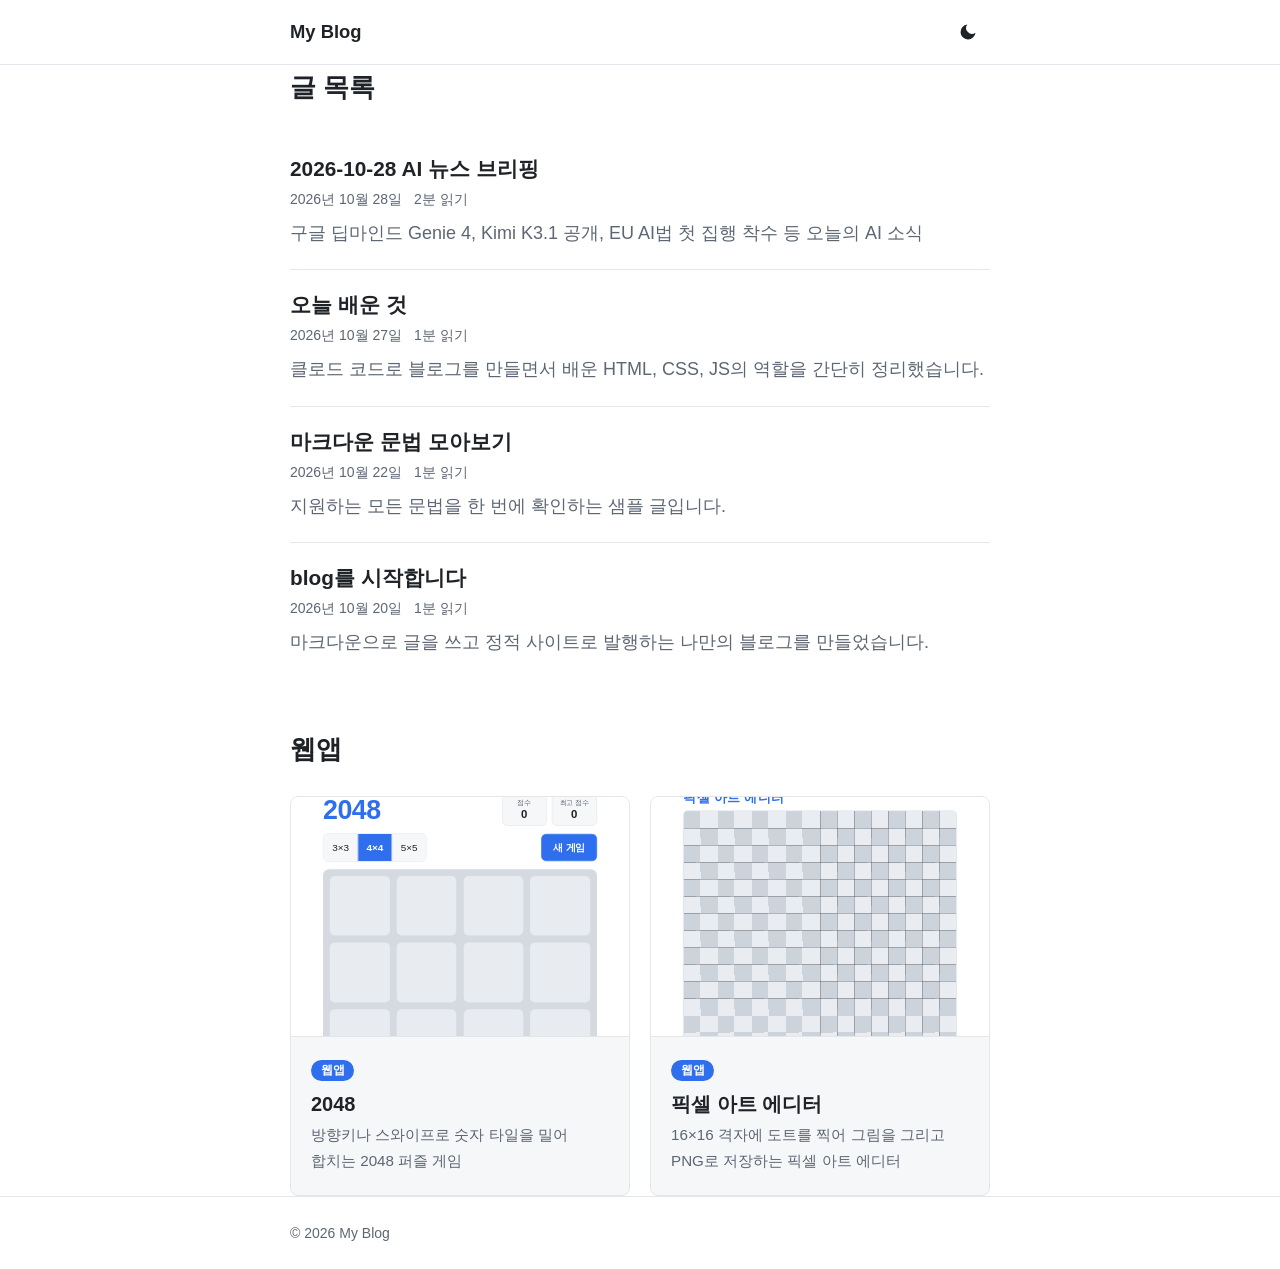
<file: index.html>
<!doctype html>
<html lang="ko">
<head>
  <meta charset="utf-8">
  <meta name="viewport" content="width=device-width, initial-scale=1">
  <title>My Blog</title>
  <meta name="description" content="My Blog 글 목록">
  <meta name="color-scheme" content="light dark">
  <script>
    // 첫 페인트 전에 테마를 적용해 깜빡임을 막는다
    try {
      var t = localStorage.getItem('theme');
      if (t === 'light' || t === 'dark') document.documentElement.setAttribute('data-theme', t);
    } catch (e) {}
  </script>
  <link rel="stylesheet" href="./css/style.css">
</head>
<body>
  <a class="skip-link" href="#main">본문으로 건너뛰기</a>
  <header class="site-header">
    <div class="container header-inner">
      <a class="site-title" href="./index.html">My Blog</a>
      <button id="theme-toggle" class="theme-toggle" type="button" aria-label="다크모드 전환">
        <svg class="icon-moon" viewBox="0 0 24 24" width="20" height="20" aria-hidden="true"><path fill="currentColor" d="M21 12.8A9 9 0 1 1 11.2 3a7 7 0 0 0 9.8 9.8z"/></svg>
        <svg class="icon-sun" viewBox="0 0 24 24" width="20" height="20" aria-hidden="true"><circle cx="12" cy="12" r="4.5" fill="currentColor"/><path stroke="currentColor" stroke-width="2" stroke-linecap="round" d="M12 1.5v3M12 19.5v3M1.5 12h3M19.5 12h3M4.6 4.6l2.1 2.1M17.3 17.3l2.1 2.1M4.6 19.4l2.1-2.1M17.3 6.7l2.1-2.1"/></svg>
      </button>
    </div>
  </header>
  <main id="main" class="container">
    <h1 class="page-title">글 목록</h1>
    <ul class="post-list">
      <li class="post-item">
        <h2><a href="posts/ai-news/index.html">2026-10-28 AI 뉴스 브리핑</a></h2>
        <div class="meta"><time datetime="2026-10-28">2026년 10월 28일</time><span>2분 읽기</span></div>
        <p>구글 딥마인드 Genie 4, Kimi K3.1 공개, EU AI법 첫 집행 착수 등 오늘의 AI 소식</p>
      </li>
      <li class="post-item">
        <h2><a href="posts/today-learned/index.html">오늘 배운 것</a></h2>
        <div class="meta"><time datetime="2026-10-27">2026년 10월 27일</time><span>1분 읽기</span></div>
        <p>클로드 코드로 블로그를 만들면서 배운 HTML, CSS, JS의 역할을 간단히 정리했습니다.</p>
      </li>
      <li class="post-item">
        <h2><a href="posts/markdown-showcase/index.html">마크다운 문법 모아보기</a></h2>
        <div class="meta"><time datetime="2026-10-22">2026년 10월 22일</time><span>1분 읽기</span></div>
        <p>지원하는 모든 문법을 한 번에 확인하는 샘플 글입니다.</p>
      </li>
      <li class="post-item">
        <h2><a href="posts/hello-blog/index.html">blog를 시작합니다</a></h2>
        <div class="meta"><time datetime="2026-10-20">2026년 10월 20일</time><span>1분 읽기</span></div>
        <p>마크다운으로 글을 쓰고 정적 사이트로 발행하는 나만의 블로그를 만들었습니다.</p>
      </li>
    </ul>
    <section class="apps">
      <h2 class="page-title">웹앱</h2>
      <ul class="app-grid">
        <li class="app-card">
          <a class="app-card-link" href="apps/2048/index.html">
            <div class="app-preview" aria-hidden="true" inert>
              <iframe src="apps/2048/index.html" title="" tabindex="-1" loading="lazy" scrolling="no"></iframe>
            </div>
            <div class="app-info">
              <span class="app-badge">웹앱</span>
              <h3>2048</h3>
              <p>방향키나 스와이프로 숫자 타일을 밀어 합치는 2048 퍼즐 게임</p>
            </div>
          </a>
        </li>
        <li class="app-card">
          <a class="app-card-link" href="apps/pixel-art/index.html">
            <div class="app-preview" aria-hidden="true" inert>
              <iframe src="apps/pixel-art/index.html" title="" tabindex="-1" loading="lazy" scrolling="no"></iframe>
            </div>
            <div class="app-info">
              <span class="app-badge">웹앱</span>
              <h3>픽셀 아트 에디터</h3>
              <p>16×16 격자에 도트를 찍어 그림을 그리고 PNG로 저장하는 픽셀 아트 에디터</p>
            </div>
          </a>
        </li>
      </ul>
    </section>
  </main>
  <footer class="site-footer">
    <div class="container">© 2026 My Blog</div>
  </footer>
  <script src="./js/theme.js"></script>
</body>
</html>
</file>
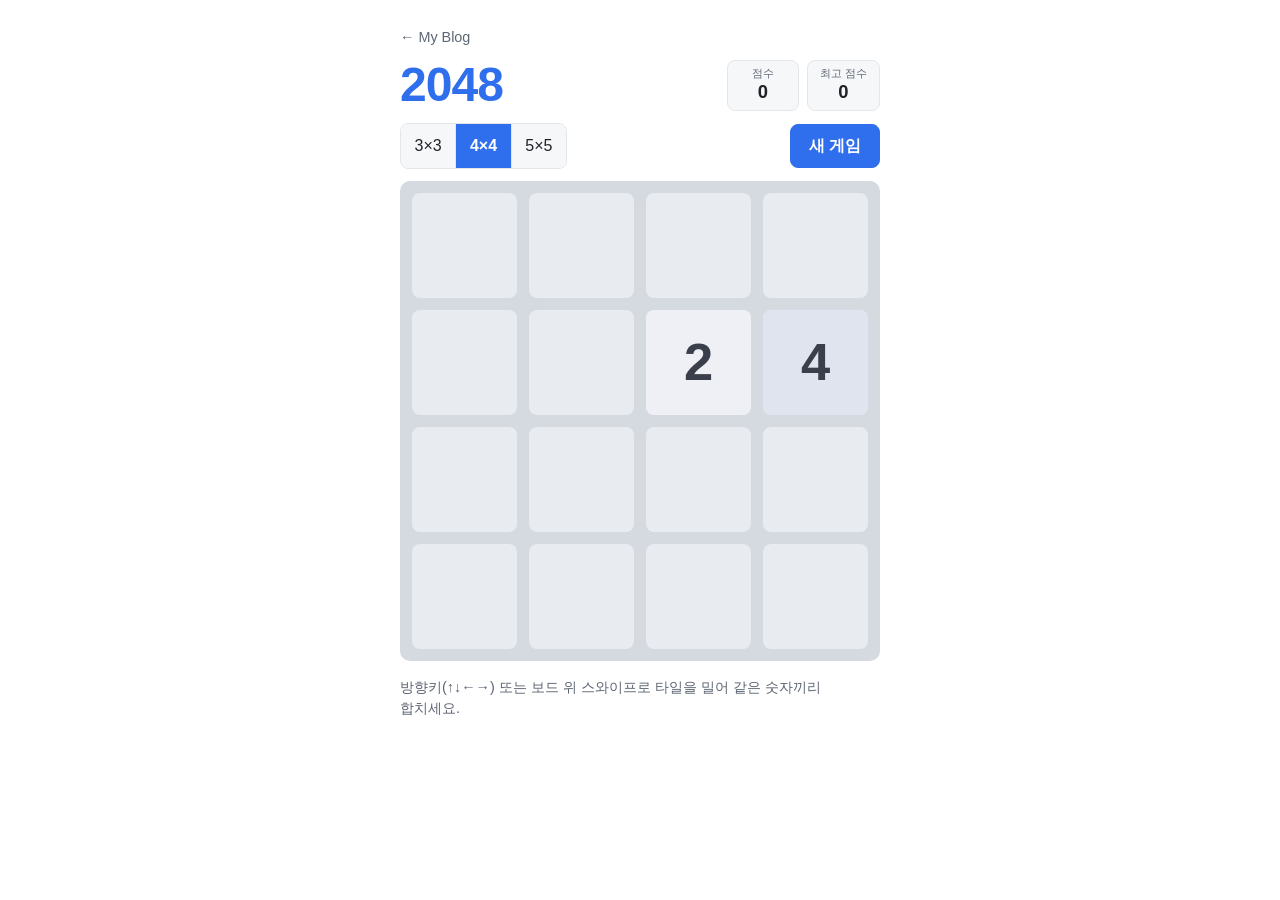
<file: apps/2048/index.html>
<!doctype html>
<html lang="ko">
<head>
  <meta charset="utf-8">
  <meta name="viewport" content="width=device-width, initial-scale=1">
  <title>2048</title>
  <meta name="description" content="방향키나 스와이프로 숫자 타일을 밀어 합치는 2048 퍼즐 게임">
  <script>
    (function () {
      try {
        var t = localStorage.getItem('theme');
        if (t === 'light' || t === 'dark') document.documentElement.setAttribute('data-theme', t);
      } catch (e) {}
    })();
  </script>
  <link rel="stylesheet" href="style.css">
</head>
<body>
  <main class="app">
    <a class="back-link" href="../../index.html">← My Blog</a>
    <header class="top">
      <h1 class="title">2048</h1>
      <div class="scores">
        <div class="score-box">
          <span class="score-label">점수</span>
          <span class="score-value" id="score" aria-live="polite" aria-atomic="true">0</span>
          <span class="score-gain" id="score-gain" aria-hidden="true"></span>
        </div>
        <div class="score-box">
          <span class="score-label">최고 점수</span>
          <span class="score-value" id="best">0</span>
        </div>
      </div>
    </header>

    <div class="controls">
      <div class="size-picker" role="group" aria-label="보드 크기">
        <button type="button" class="size-btn" data-size="3" aria-pressed="false">3×3</button>
        <button type="button" class="size-btn" data-size="4" aria-pressed="true">4×4</button>
        <button type="button" class="size-btn" data-size="5" aria-pressed="false">5×5</button>
      </div>
      <button type="button" class="btn btn-primary" id="new-game">새 게임</button>
    </div>

    <div class="board-wrap">
      <div class="board" id="board" role="group" aria-label="게임 보드" tabindex="-1">
        <div class="cells" id="cells" aria-hidden="true"></div>
        <div class="tiles" id="tiles"></div>
      </div>
      <div class="overlay" id="overlay" role="alertdialog" aria-modal="true" aria-labelledby="overlay-title" hidden>
        <div class="overlay-box">
          <p class="overlay-title" id="overlay-title"></p>
          <p class="overlay-desc" id="overlay-desc"></p>
          <div class="overlay-actions">
            <button type="button" class="btn btn-primary" id="overlay-primary"></button>
            <button type="button" class="btn" id="overlay-secondary" hidden></button>
          </div>
        </div>
      </div>
    </div>

    <p class="help" id="help">방향키(↑↓←→) 또는 보드 위 스와이프로 타일을 밀어 같은 숫자끼리 합치세요.</p>
  </main>
  <script type="module" src="app.js"></script>
</body>
</html>
</file>
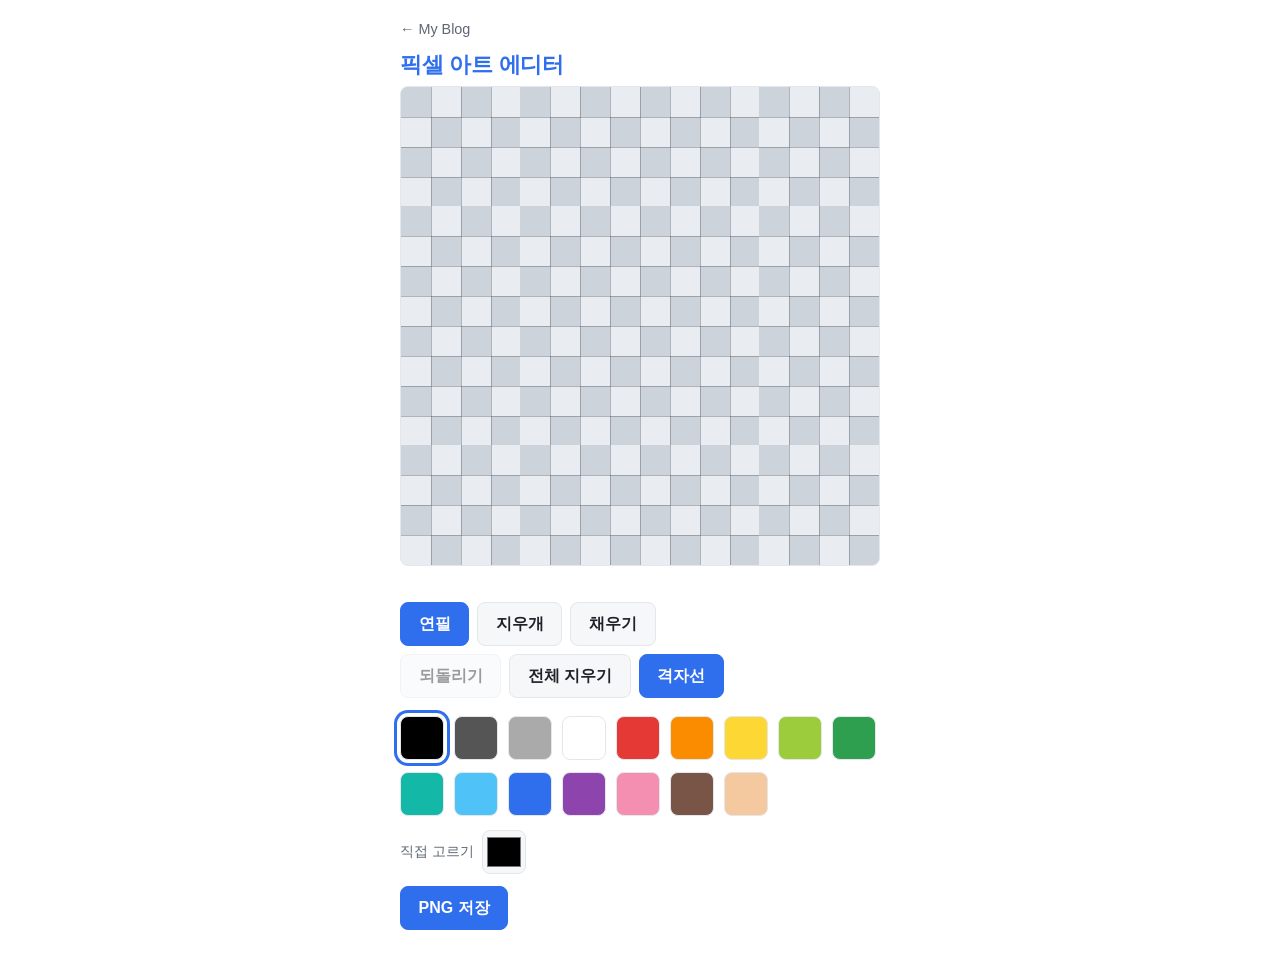
<file: apps/pixel-art/index.html>
<!doctype html>
<html lang="ko">
<head>
  <meta charset="utf-8">
  <meta name="viewport" content="width=device-width, initial-scale=1">
  <title>픽셀 아트 에디터</title>
  <meta name="description" content="16×16 격자에 도트를 찍어 그림을 그리고 PNG로 저장하는 픽셀 아트 에디터">
  <script>
    (function () {
      try {
        var t = localStorage.getItem('theme');
        if (t === 'light' || t === 'dark') document.documentElement.setAttribute('data-theme', t);
      } catch (e) {}
    })();
  </script>
  <link rel="stylesheet" href="style.css">
</head>
<body>
  <main class="app">
    <a class="back-link" href="../../index.html">← My Blog</a>
    <h1 class="title">픽셀 아트 에디터</h1>

    <canvas id="canvas" class="canvas" width="512" height="512" role="img" aria-label="16×16 픽셀 아트 캔버스 (마우스나 터치로 그리기)"></canvas>
    <p class="status" id="status" aria-live="polite"></p>

    <div class="toolbar" role="group" aria-label="도구">
      <button type="button" class="btn tool-btn" data-tool="pencil" aria-pressed="true" aria-label="연필">연필</button>
      <button type="button" class="btn tool-btn" data-tool="eraser" aria-pressed="false" aria-label="지우개">지우개</button>
      <button type="button" class="btn tool-btn" data-tool="fill" aria-pressed="false" aria-label="채우기">채우기</button>
    </div>

    <div class="toolbar" role="group" aria-label="편집">
      <button type="button" class="btn" id="undo" disabled>되돌리기</button>
      <button type="button" class="btn" id="clear">전체 지우기</button>
      <button type="button" class="btn" id="grid-toggle" aria-pressed="true">격자선</button>
    </div>

    <div class="palette-wrap">
      <div class="palette" id="palette" role="group" aria-label="색 팔레트"></div>
      <label class="custom-color">
        <span class="custom-label">직접 고르기</span>
        <input type="color" id="custom-color" value="#000000" aria-label="직접 색 고르기">
      </label>
    </div>

    <div class="save-row">
      <button type="button" class="btn btn-primary" id="save">PNG 저장</button>
    </div>
  </main>
  <script type="module" src="app.js"></script>
</body>
</html>
</file>
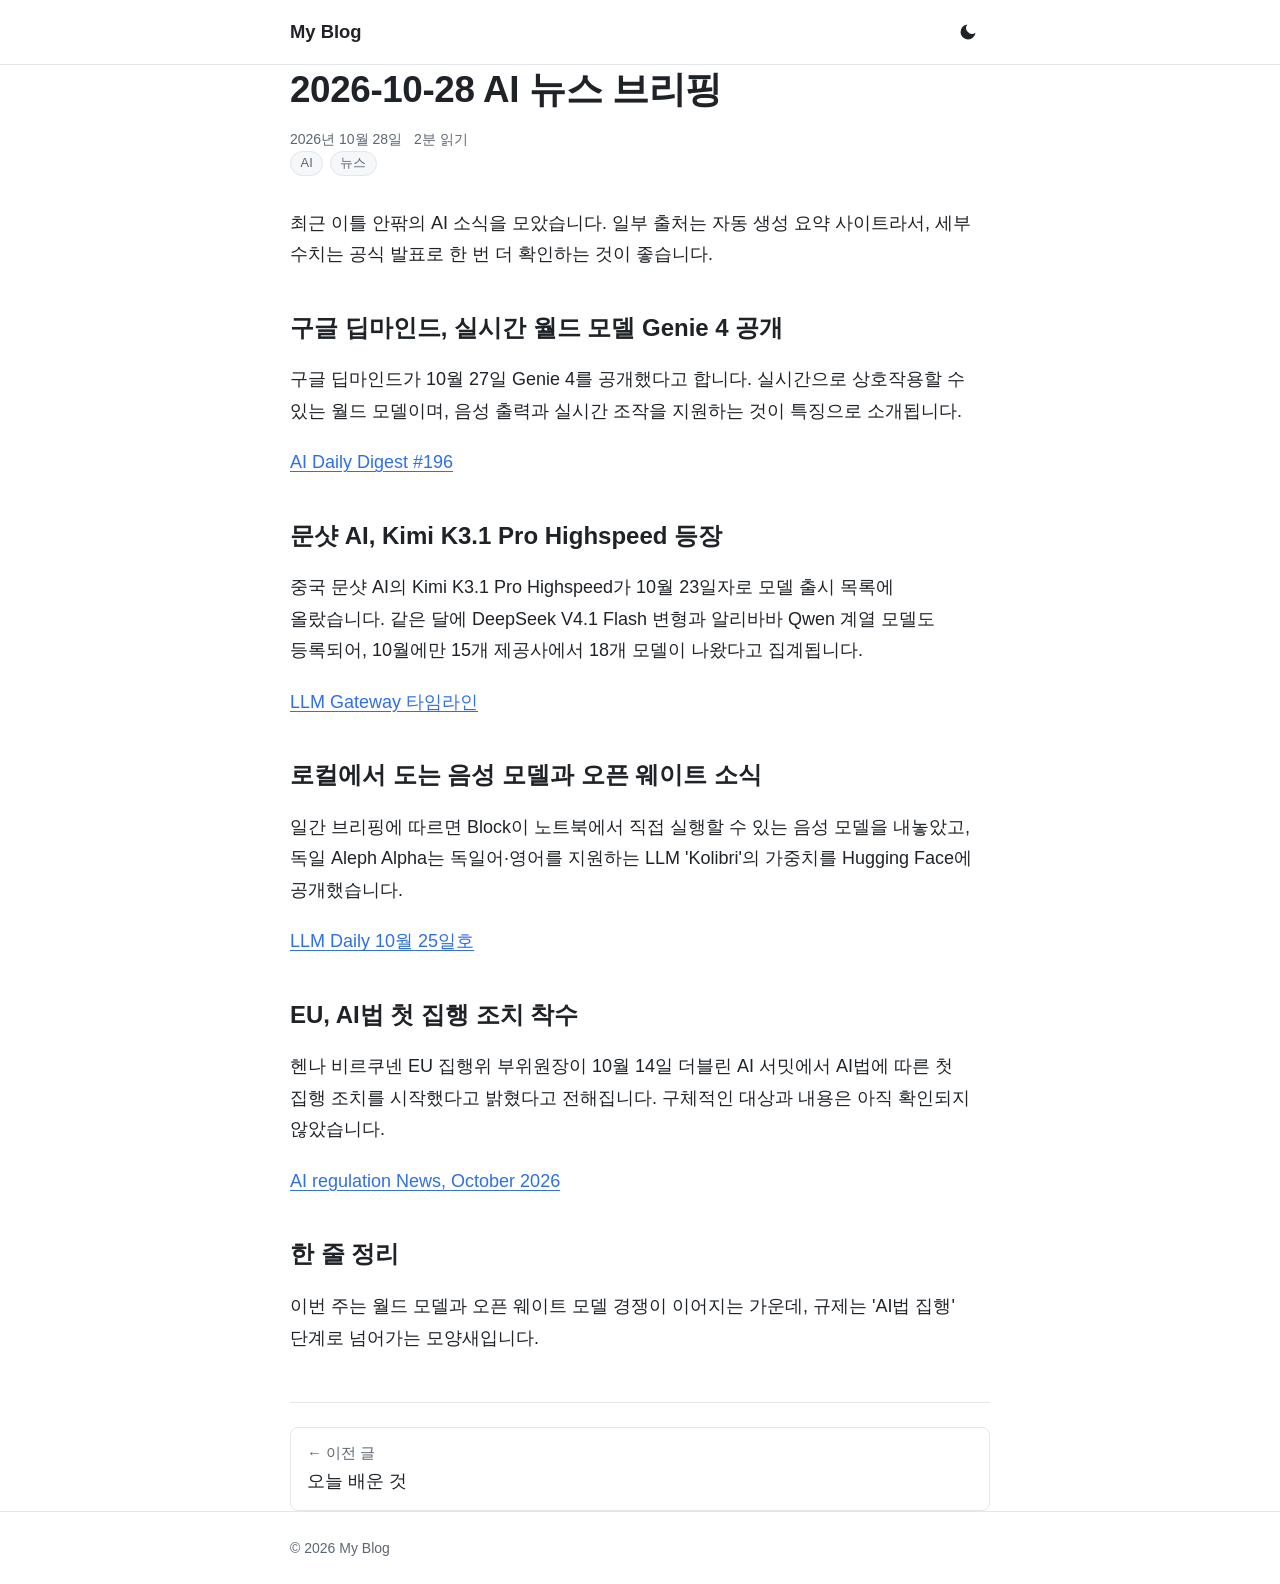
<file: posts/ai-news/index.html>
<!doctype html>
<html lang="ko">
<head>
  <meta charset="utf-8">
  <meta name="viewport" content="width=device-width, initial-scale=1">
  <title>2026-10-28 AI 뉴스 브리핑 · My Blog</title>
  <meta name="description" content="구글 딥마인드 Genie 4, Kimi K3.1 공개, EU AI법 첫 집행 착수 등 오늘의 AI 소식">
  <meta name="color-scheme" content="light dark">
  <script>
    // 첫 페인트 전에 테마를 적용해 깜빡임을 막는다
    try {
      var t = localStorage.getItem('theme');
      if (t === 'light' || t === 'dark') document.documentElement.setAttribute('data-theme', t);
    } catch (e) {}
  </script>
  <link rel="stylesheet" href="../../css/style.css">
</head>
<body>
  <a class="skip-link" href="#main">본문으로 건너뛰기</a>
  <header class="site-header">
    <div class="container header-inner">
      <a class="site-title" href="../../index.html">My Blog</a>
      <button id="theme-toggle" class="theme-toggle" type="button" aria-label="다크모드 전환">
        <svg class="icon-moon" viewBox="0 0 24 24" width="20" height="20" aria-hidden="true"><path fill="currentColor" d="M21 12.8A9 9 0 1 1 11.2 3a7 7 0 0 0 9.8 9.8z"/></svg>
        <svg class="icon-sun" viewBox="0 0 24 24" width="20" height="20" aria-hidden="true"><circle cx="12" cy="12" r="4.5" fill="currentColor"/><path stroke="currentColor" stroke-width="2" stroke-linecap="round" d="M12 1.5v3M12 19.5v3M1.5 12h3M19.5 12h3M4.6 4.6l2.1 2.1M17.3 17.3l2.1 2.1M4.6 19.4l2.1-2.1M17.3 6.7l2.1-2.1"/></svg>
      </button>
    </div>
  </header>
  <main id="main" class="container">
    <article>
      <header class="post-header">
        <h1 class="post-title">2026-10-28 AI 뉴스 브리핑</h1>
        <div class="meta"><time datetime="2026-10-28">2026년 10월 28일</time><span>2분 읽기</span></div>
        <ul class="tags"><li class="tag">AI</li><li class="tag">뉴스</li></ul>
      </header>
      <div class="prose">
<p>최근 이틀 안팎의 AI 소식을 모았습니다. 일부 출처는 자동 생성 요약 사이트라서, 세부 수치는 공식 발표로 한 번 더 확인하는 것이 좋습니다.</p>
<h2>구글 딥마인드, 실시간 월드 모델 Genie 4 공개</h2>
<p>구글 딥마인드가 10월 27일 Genie 4를 공개했다고 합니다. 실시간으로 상호작용할 수 있는 월드 모델이며, 음성 출력과 실시간 조작을 지원하는 것이 특징으로 소개됩니다.</p>
<p><a href="https://github.com/diclogic/ai-daily-digest/issues/196">AI Daily Digest #196</a></p>
<h2>문샷 AI, Kimi K3.1 Pro Highspeed 등장</h2>
<p>중국 문샷 AI의 Kimi K3.1 Pro Highspeed가 10월 23일자로 모델 출시 목록에 올랐습니다. 같은 달에 DeepSeek V4.1 Flash 변형과 알리바바 Qwen 계열 모델도 등록되어, 10월에만 15개 제공사에서 18개 모델이 나왔다고 집계됩니다.</p>
<p><a href="https://llmgateway.io/timeline">LLM Gateway 타임라인</a></p>
<h2>로컬에서 도는 음성 모델과 오픈 웨이트 소식</h2>
<p>일간 브리핑에 따르면 Block이 노트북에서 직접 실행할 수 있는 음성 모델을 내놓았고, 독일 Aleph Alpha는 독일어·영어를 지원하는 LLM 'Kolibri'의 가중치를 Hugging Face에 공개했습니다.</p>
<p><a href="https://buttondown.com/agent-k/archive/llm-daily-october-25-2026/">LLM Daily 10월 25일호</a></p>
<h2>EU, AI법 첫 집행 조치 착수</h2>
<p>헨나 비르쿠넨 EU 집행위 부위원장이 10월 14일 더블린 AI 서밋에서 AI법에 따른 첫 집행 조치를 시작했다고 밝혔다고 전해집니다. 구체적인 대상과 내용은 아직 확인되지 않았습니다.</p>
<p><a href="https://blog.mean.ceo/?p=11600">AI regulation News, October 2026</a></p>
<h2>한 줄 정리</h2>
<p>이번 주는 월드 모델과 오픈 웨이트 모델 경쟁이 이어지는 가운데, 규제는 'AI법 집행' 단계로 넘어가는 모양새입니다.</p>
      </div>
    </article>
    <nav class="post-nav" aria-label="이전·다음 글">
      <a class="prev" href="../today-learned/index.html"><small>← 이전 글</small>오늘 배운 것</a>
      
    </nav>
  </main>
  <footer class="site-footer">
    <div class="container">© 2026 My Blog</div>
  </footer>
  <script src="../../js/theme.js"></script>
</body>
</html>
</file>
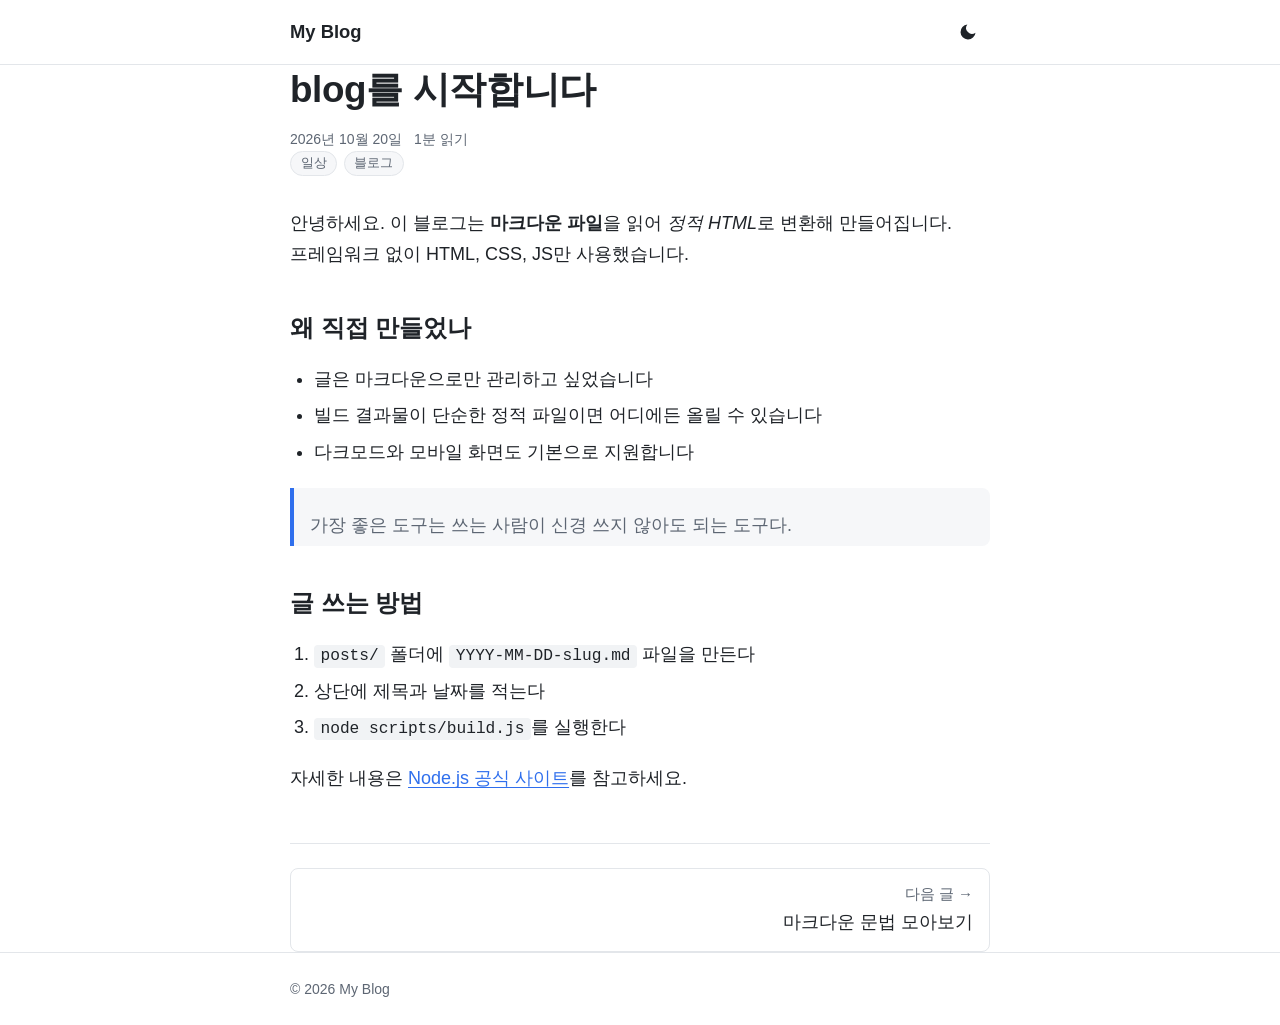
<file: posts/hello-blog/index.html>
<!doctype html>
<html lang="ko">
<head>
  <meta charset="utf-8">
  <meta name="viewport" content="width=device-width, initial-scale=1">
  <title>blog를 시작합니다 · My Blog</title>
  <meta name="description" content="마크다운으로 글을 쓰고 정적 사이트로 발행하는 나만의 블로그를 만들었습니다.">
  <meta name="color-scheme" content="light dark">
  <script>
    // 첫 페인트 전에 테마를 적용해 깜빡임을 막는다
    try {
      var t = localStorage.getItem('theme');
      if (t === 'light' || t === 'dark') document.documentElement.setAttribute('data-theme', t);
    } catch (e) {}
  </script>
  <link rel="stylesheet" href="../../css/style.css">
</head>
<body>
  <a class="skip-link" href="#main">본문으로 건너뛰기</a>
  <header class="site-header">
    <div class="container header-inner">
      <a class="site-title" href="../../index.html">My Blog</a>
      <button id="theme-toggle" class="theme-toggle" type="button" aria-label="다크모드 전환">
        <svg class="icon-moon" viewBox="0 0 24 24" width="20" height="20" aria-hidden="true"><path fill="currentColor" d="M21 12.8A9 9 0 1 1 11.2 3a7 7 0 0 0 9.8 9.8z"/></svg>
        <svg class="icon-sun" viewBox="0 0 24 24" width="20" height="20" aria-hidden="true"><circle cx="12" cy="12" r="4.5" fill="currentColor"/><path stroke="currentColor" stroke-width="2" stroke-linecap="round" d="M12 1.5v3M12 19.5v3M1.5 12h3M19.5 12h3M4.6 4.6l2.1 2.1M17.3 17.3l2.1 2.1M4.6 19.4l2.1-2.1M17.3 6.7l2.1-2.1"/></svg>
      </button>
    </div>
  </header>
  <main id="main" class="container">
    <article>
      <header class="post-header">
        <h1 class="post-title">blog를 시작합니다</h1>
        <div class="meta"><time datetime="2026-10-20">2026년 10월 20일</time><span>1분 읽기</span></div>
        <ul class="tags"><li class="tag">일상</li><li class="tag">블로그</li></ul>
      </header>
      <div class="prose">
<p>안녕하세요. 이 블로그는 <strong>마크다운 파일</strong>을 읽어 <em>정적 HTML</em>로 변환해 만들어집니다. 프레임워크 없이 HTML, CSS, JS만 사용했습니다.</p>
<h2>왜 직접 만들었나</h2>
<ul><li>글은 마크다운으로만 관리하고 싶었습니다</li><li>빌드 결과물이 단순한 정적 파일이면 어디에든 올릴 수 있습니다</li><li>다크모드와 모바일 화면도 기본으로 지원합니다</li></ul>
<blockquote><p>가장 좋은 도구는 쓰는 사람이 신경 쓰지 않아도 되는 도구다.</p></blockquote>
<h2>글 쓰는 방법</h2>
<ol><li><code>posts/</code> 폴더에 <code>YYYY-MM-DD-slug.md</code> 파일을 만든다</li><li>상단에 제목과 날짜를 적는다</li><li><code>node scripts/build.js</code>를 실행한다</li></ol>
<p>자세한 내용은 <a href="https://nodejs.org">Node.js 공식 사이트</a>를 참고하세요.</p>
      </div>
    </article>
    <nav class="post-nav" aria-label="이전·다음 글">
      
      <a class="next" href="../markdown-showcase/index.html"><small>다음 글 →</small>마크다운 문법 모아보기</a>
    </nav>
  </main>
  <footer class="site-footer">
    <div class="container">© 2026 My Blog</div>
  </footer>
  <script src="../../js/theme.js"></script>
</body>
</html>
</file>
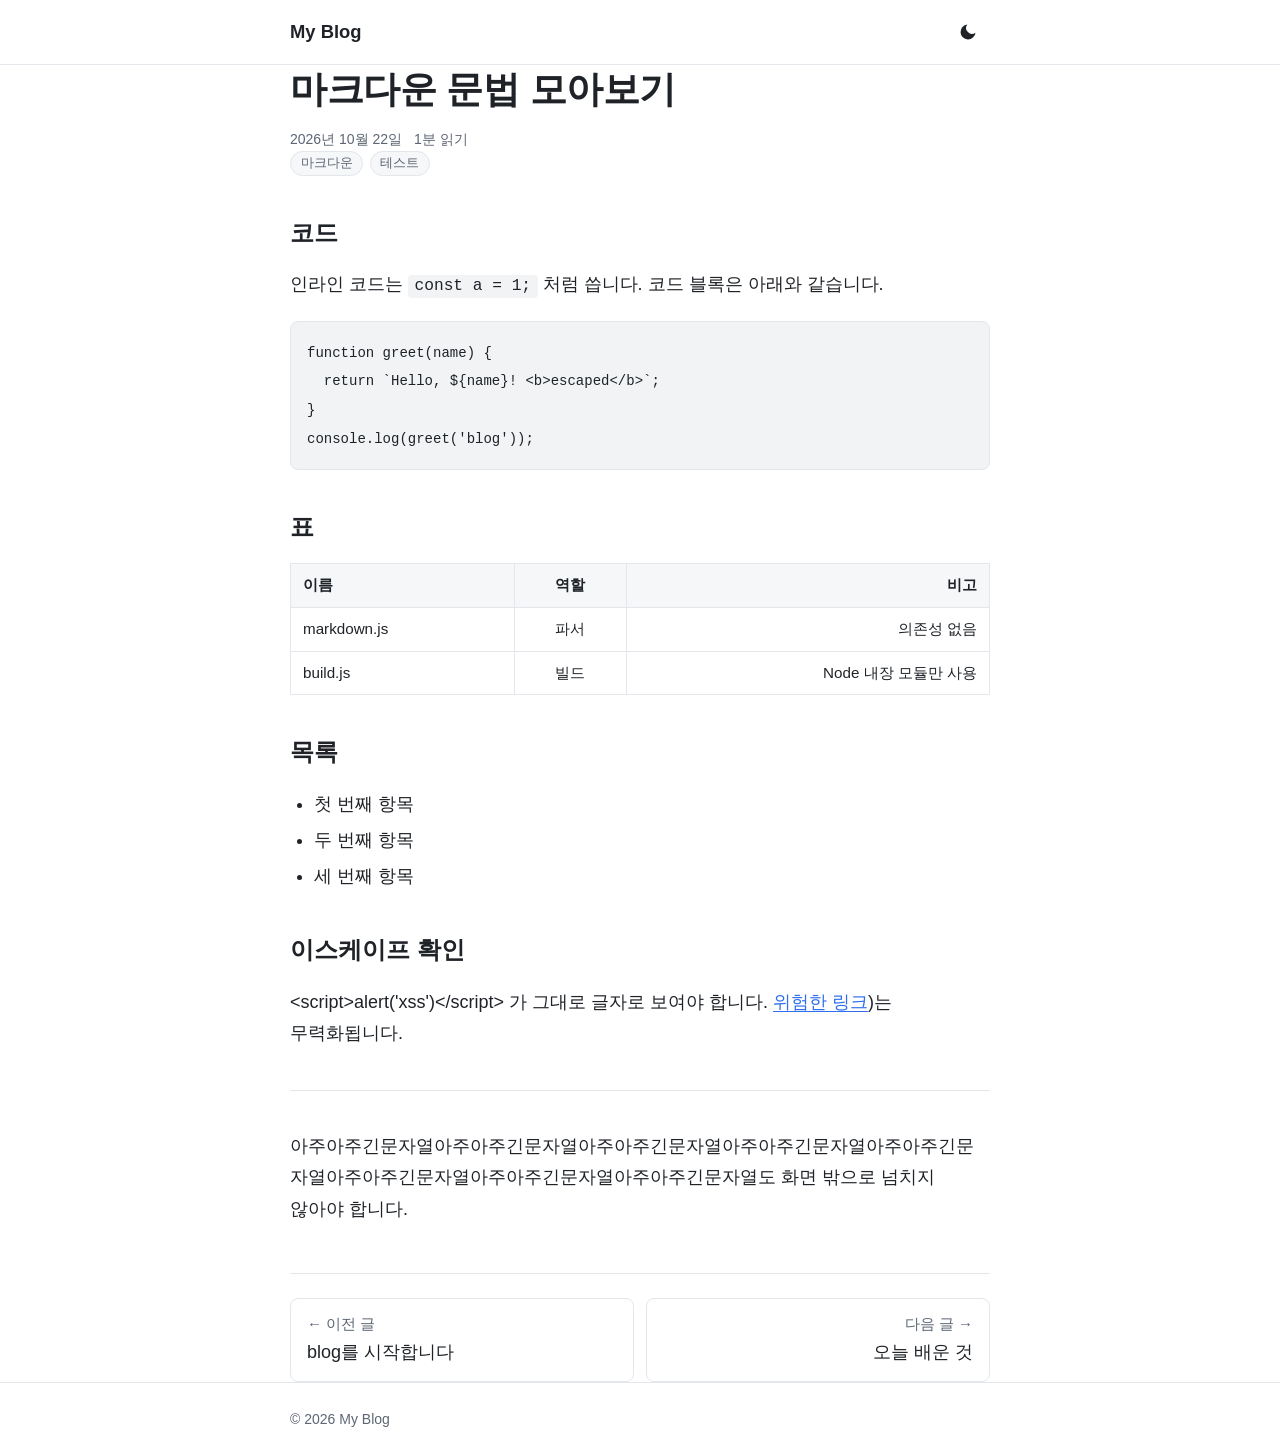
<file: posts/markdown-showcase/index.html>
<!doctype html>
<html lang="ko">
<head>
  <meta charset="utf-8">
  <meta name="viewport" content="width=device-width, initial-scale=1">
  <title>마크다운 문법 모아보기 · My Blog</title>
  <meta name="description" content="지원하는 모든 문법을 한 번에 확인하는 샘플 글입니다.">
  <meta name="color-scheme" content="light dark">
  <script>
    // 첫 페인트 전에 테마를 적용해 깜빡임을 막는다
    try {
      var t = localStorage.getItem('theme');
      if (t === 'light' || t === 'dark') document.documentElement.setAttribute('data-theme', t);
    } catch (e) {}
  </script>
  <link rel="stylesheet" href="../../css/style.css">
</head>
<body>
  <a class="skip-link" href="#main">본문으로 건너뛰기</a>
  <header class="site-header">
    <div class="container header-inner">
      <a class="site-title" href="../../index.html">My Blog</a>
      <button id="theme-toggle" class="theme-toggle" type="button" aria-label="다크모드 전환">
        <svg class="icon-moon" viewBox="0 0 24 24" width="20" height="20" aria-hidden="true"><path fill="currentColor" d="M21 12.8A9 9 0 1 1 11.2 3a7 7 0 0 0 9.8 9.8z"/></svg>
        <svg class="icon-sun" viewBox="0 0 24 24" width="20" height="20" aria-hidden="true"><circle cx="12" cy="12" r="4.5" fill="currentColor"/><path stroke="currentColor" stroke-width="2" stroke-linecap="round" d="M12 1.5v3M12 19.5v3M1.5 12h3M19.5 12h3M4.6 4.6l2.1 2.1M17.3 17.3l2.1 2.1M4.6 19.4l2.1-2.1M17.3 6.7l2.1-2.1"/></svg>
      </button>
    </div>
  </header>
  <main id="main" class="container">
    <article>
      <header class="post-header">
        <h1 class="post-title">마크다운 문법 모아보기</h1>
        <div class="meta"><time datetime="2026-10-22">2026년 10월 22일</time><span>1분 읽기</span></div>
        <ul class="tags"><li class="tag">마크다운</li><li class="tag">테스트</li></ul>
      </header>
      <div class="prose">
<h2>코드</h2>
<p>인라인 코드는 <code>const a = 1;</code> 처럼 씁니다. 코드 블록은 아래와 같습니다.</p>
<pre><code class="language-js">function greet(name) {
  return `Hello, ${name}! &lt;b&gt;escaped&lt;/b&gt;`;
}
console.log(greet('blog'));</code></pre>
<h2>표</h2>
<div class="table-wrap"><table><thead><tr><th style="text-align:left">이름</th><th style="text-align:center">역할</th><th style="text-align:right">비고</th></tr></thead><tbody><tr><td style="text-align:left">markdown.js</td><td style="text-align:center">파서</td><td style="text-align:right">의존성 없음</td></tr><tr><td style="text-align:left">build.js</td><td style="text-align:center">빌드</td><td style="text-align:right">Node 내장 모듈만 사용</td></tr></tbody></table></div>
<h2>목록</h2>
<ul><li>첫 번째 항목</li><li>두 번째 항목</li><li>세 번째 항목</li></ul>
<h2>이스케이프 확인</h2>
<p>&lt;script&gt;alert('xss')&lt;/script&gt; 가 그대로 글자로 보여야 합니다. <a href="#">위험한 링크</a>)는 무력화됩니다.</p>
<hr>
<p>아주아주긴문자열아주아주긴문자열아주아주긴문자열아주아주긴문자열아주아주긴문자열아주아주긴문자열아주아주긴문자열아주아주긴문자열도 화면 밖으로 넘치지 않아야 합니다.</p>
      </div>
    </article>
    <nav class="post-nav" aria-label="이전·다음 글">
      <a class="prev" href="../hello-blog/index.html"><small>← 이전 글</small>blog를 시작합니다</a>
      <a class="next" href="../today-learned/index.html"><small>다음 글 →</small>오늘 배운 것</a>
    </nav>
  </main>
  <footer class="site-footer">
    <div class="container">© 2026 My Blog</div>
  </footer>
  <script src="../../js/theme.js"></script>
</body>
</html>
</file>
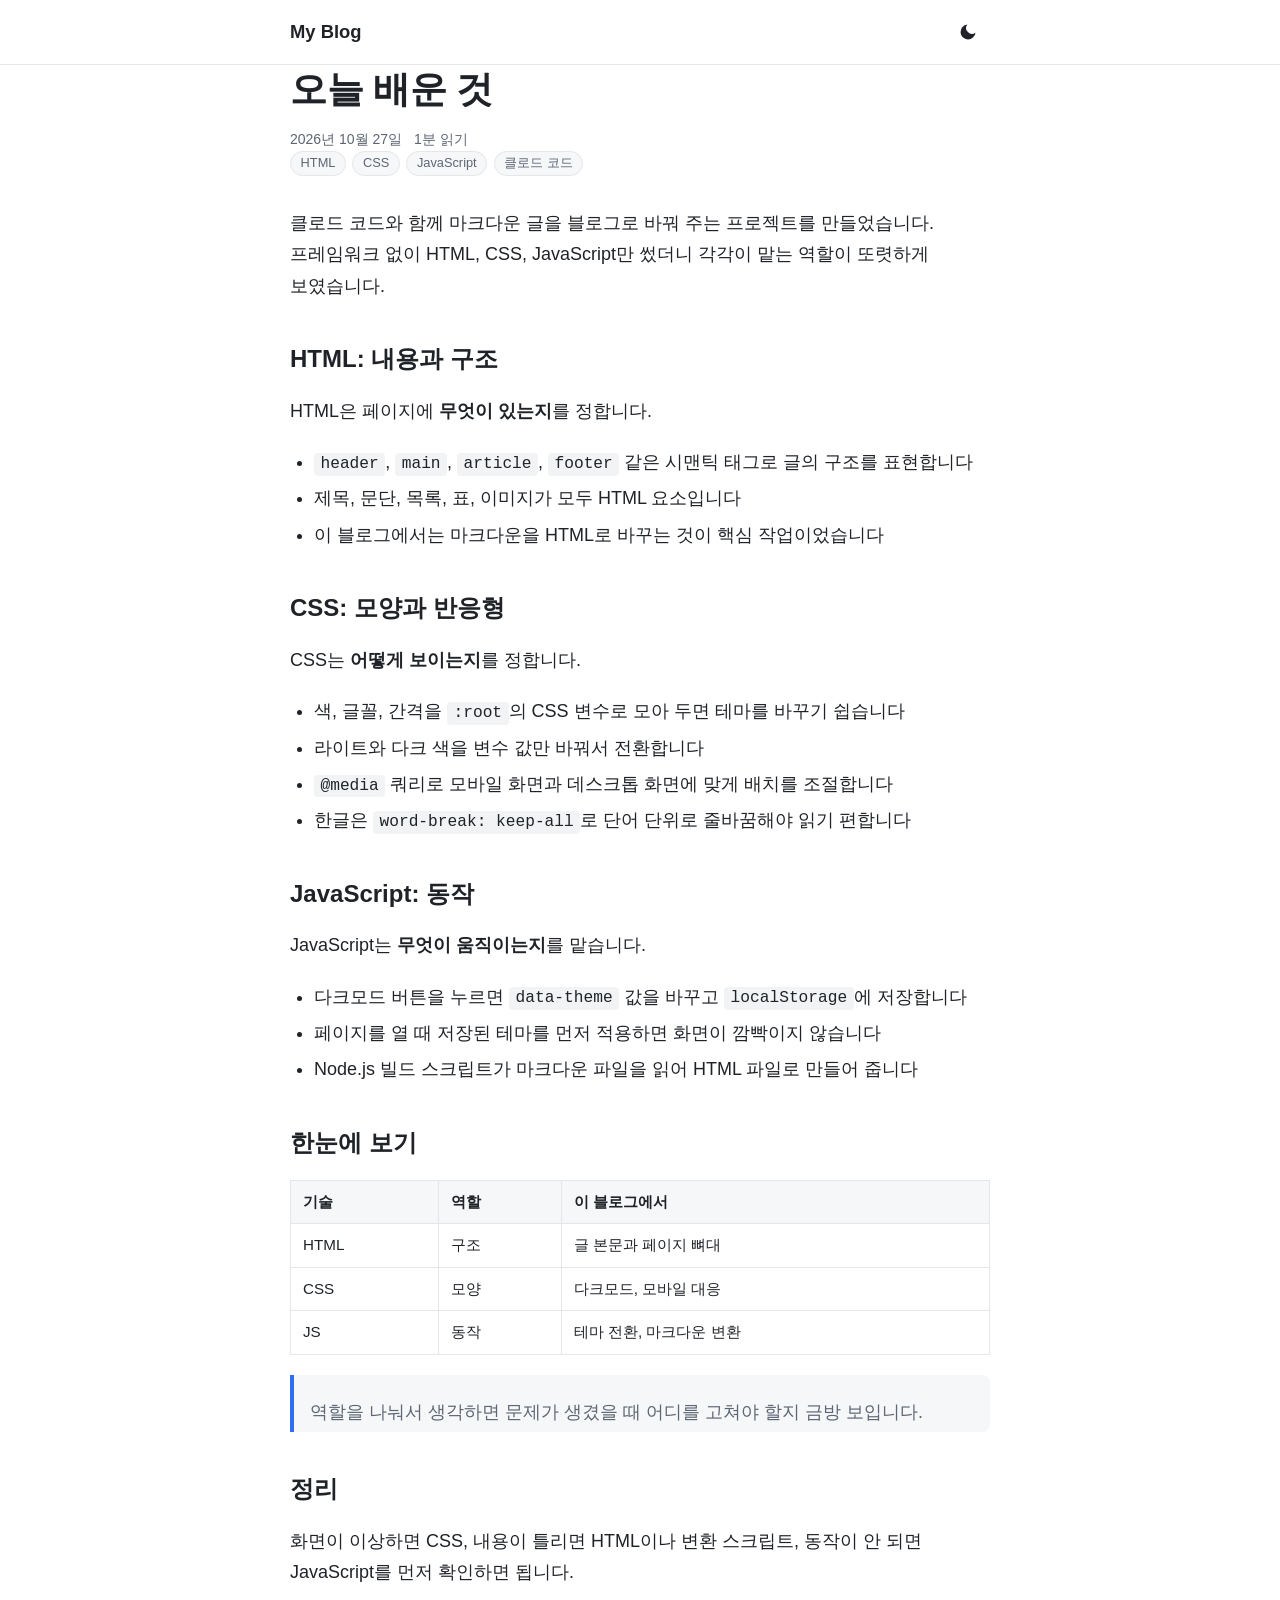
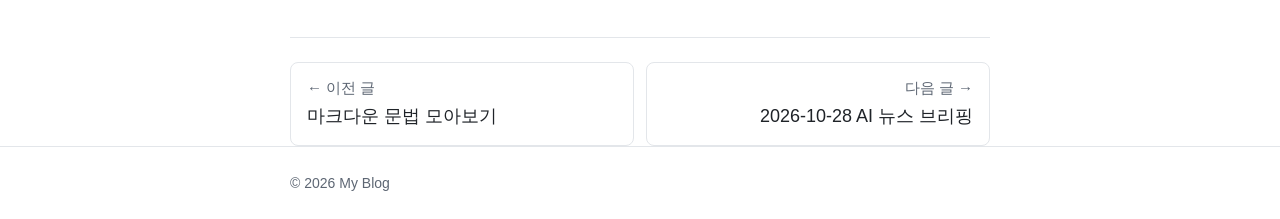
<file: posts/today-learned/index.html>
<!doctype html>
<html lang="ko">
<head>
  <meta charset="utf-8">
  <meta name="viewport" content="width=device-width, initial-scale=1">
  <title>오늘 배운 것 · My Blog</title>
  <meta name="description" content="클로드 코드로 블로그를 만들면서 배운 HTML, CSS, JS의 역할을 간단히 정리했습니다.">
  <meta name="color-scheme" content="light dark">
  <script>
    // 첫 페인트 전에 테마를 적용해 깜빡임을 막는다
    try {
      var t = localStorage.getItem('theme');
      if (t === 'light' || t === 'dark') document.documentElement.setAttribute('data-theme', t);
    } catch (e) {}
  </script>
  <link rel="stylesheet" href="../../css/style.css">
</head>
<body>
  <a class="skip-link" href="#main">본문으로 건너뛰기</a>
  <header class="site-header">
    <div class="container header-inner">
      <a class="site-title" href="../../index.html">My Blog</a>
      <button id="theme-toggle" class="theme-toggle" type="button" aria-label="다크모드 전환">
        <svg class="icon-moon" viewBox="0 0 24 24" width="20" height="20" aria-hidden="true"><path fill="currentColor" d="M21 12.8A9 9 0 1 1 11.2 3a7 7 0 0 0 9.8 9.8z"/></svg>
        <svg class="icon-sun" viewBox="0 0 24 24" width="20" height="20" aria-hidden="true"><circle cx="12" cy="12" r="4.5" fill="currentColor"/><path stroke="currentColor" stroke-width="2" stroke-linecap="round" d="M12 1.5v3M12 19.5v3M1.5 12h3M19.5 12h3M4.6 4.6l2.1 2.1M17.3 17.3l2.1 2.1M4.6 19.4l2.1-2.1M17.3 6.7l2.1-2.1"/></svg>
      </button>
    </div>
  </header>
  <main id="main" class="container">
    <article>
      <header class="post-header">
        <h1 class="post-title">오늘 배운 것</h1>
        <div class="meta"><time datetime="2026-10-27">2026년 10월 27일</time><span>1분 읽기</span></div>
        <ul class="tags"><li class="tag">HTML</li><li class="tag">CSS</li><li class="tag">JavaScript</li><li class="tag">클로드 코드</li></ul>
      </header>
      <div class="prose">
<p>클로드 코드와 함께 마크다운 글을 블로그로 바꿔 주는 프로젝트를 만들었습니다. 프레임워크 없이 HTML, CSS, JavaScript만 썼더니 각각이 맡는 역할이 또렷하게 보였습니다.</p>
<h2>HTML: 내용과 구조</h2>
<p>HTML은 페이지에 <strong>무엇이 있는지</strong>를 정합니다.</p>
<ul><li><code>header</code>, <code>main</code>, <code>article</code>, <code>footer</code> 같은 시맨틱 태그로 글의 구조를 표현합니다</li><li>제목, 문단, 목록, 표, 이미지가 모두 HTML 요소입니다</li><li>이 블로그에서는 마크다운을 HTML로 바꾸는 것이 핵심 작업이었습니다</li></ul>
<h2>CSS: 모양과 반응형</h2>
<p>CSS는 <strong>어떻게 보이는지</strong>를 정합니다.</p>
<ul><li>색, 글꼴, 간격을 <code>:root</code>의 CSS 변수로 모아 두면 테마를 바꾸기 쉽습니다</li><li>라이트와 다크 색을 변수 값만 바꿔서 전환합니다</li><li><code>@media</code> 쿼리로 모바일 화면과 데스크톱 화면에 맞게 배치를 조절합니다</li><li>한글은 <code>word-break: keep-all</code>로 단어 단위로 줄바꿈해야 읽기 편합니다</li></ul>
<h2>JavaScript: 동작</h2>
<p>JavaScript는 <strong>무엇이 움직이는지</strong>를 맡습니다.</p>
<ul><li>다크모드 버튼을 누르면 <code>data-theme</code> 값을 바꾸고 <code>localStorage</code>에 저장합니다</li><li>페이지를 열 때 저장된 테마를 먼저 적용하면 화면이 깜빡이지 않습니다</li><li>Node.js 빌드 스크립트가 마크다운 파일을 읽어 HTML 파일로 만들어 줍니다</li></ul>
<h2>한눈에 보기</h2>
<div class="table-wrap"><table><thead><tr><th style="text-align:left">기술</th><th style="text-align:left">역할</th><th style="text-align:left">이 블로그에서</th></tr></thead><tbody><tr><td style="text-align:left">HTML</td><td style="text-align:left">구조</td><td style="text-align:left">글 본문과 페이지 뼈대</td></tr><tr><td style="text-align:left">CSS</td><td style="text-align:left">모양</td><td style="text-align:left">다크모드, 모바일 대응</td></tr><tr><td style="text-align:left">JS</td><td style="text-align:left">동작</td><td style="text-align:left">테마 전환, 마크다운 변환</td></tr></tbody></table></div>
<blockquote><p>역할을 나눠서 생각하면 문제가 생겼을 때 어디를 고쳐야 할지 금방 보입니다.</p></blockquote>
<h2>정리</h2>
<p>화면이 이상하면 CSS, 내용이 틀리면 HTML이나 변환 스크립트, 동작이 안 되면 JavaScript를 먼저 확인하면 됩니다.</p>
      </div>
    </article>
    <nav class="post-nav" aria-label="이전·다음 글">
      <a class="prev" href="../markdown-showcase/index.html"><small>← 이전 글</small>마크다운 문법 모아보기</a>
      <a class="next" href="../ai-news/index.html"><small>다음 글 →</small>2026-10-28 AI 뉴스 브리핑</a>
    </nav>
  </main>
  <footer class="site-footer">
    <div class="container">© 2026 My Blog</div>
  </footer>
  <script src="../../js/theme.js"></script>
</body>
</html>
</file>
<file: css/style.css>
:root {
  --bg: #ffffff;
  --surface: #f6f7f9;
  --text: #1f2328;
  --text-muted: #5d6673;
  --border: #e3e6ea;
  --accent: #2f6fed;
  --code-bg: #f1f3f5;
  --font-sans: -apple-system, BlinkMacSystemFont, "Pretendard", "Apple SD Gothic Neo", "Noto Sans KR", "Malgun Gothic", "Segoe UI", sans-serif;
  --font-mono: ui-monospace, SFMono-Regular, Consolas, "D2Coding", monospace;
  --measure: 700px;
  --radius: 8px;
}

:root[data-theme="dark"] {
  --bg: #14161a;
  --surface: #1c1f24;
  --text: #e6e8eb;
  --text-muted: #9aa3ae;
  --border: #2d3138;
  --accent: #7aa7ff;
  --code-bg: #20242a;
}

@media (prefers-color-scheme: dark) {
  :root:not([data-theme="light"]) {
    --bg: #14161a;
    --surface: #1c1f24;
    --text: #e6e8eb;
    --text-muted: #9aa3ae;
    --border: #2d3138;
    --accent: #7aa7ff;
    --code-bg: #20242a;
  }
}

*, *::before, *::after { box-sizing: border-box; }

html { -webkit-text-size-adjust: 100%; }

body {
  margin: 0;
  background: var(--bg);
  color: var(--text);
  font-family: var(--font-sans);
  font-size: 1.0625rem;
  line-height: 1.75;
  word-break: keep-all;
  overflow-wrap: anywhere;
  transition: background-color 0.2s, color 0.2s;
}

.container {
  width: 100%;
  max-width: calc(var(--measure) + 2rem);
  margin: 0 auto;
  padding: 0 1rem;
}

a { color: var(--accent); text-underline-offset: 3px; }
a:focus-visible, button:focus-visible { outline: 2px solid var(--accent); outline-offset: 2px; border-radius: 4px; }

.skip-link {
  position: absolute; left: -999px; top: 0;
  background: var(--bg); padding: 0.5rem 1rem; z-index: 10;
}
.skip-link:focus { left: 0; }

/* 헤더 */
.site-header { border-bottom: 1px solid var(--border); }
.header-inner { display: flex; align-items: center; justify-content: space-between; min-height: 64px; }
.site-title { color: var(--text); font-weight: 700; font-size: 1.15rem; text-decoration: none; }

.theme-toggle {
  display: inline-flex; align-items: center; justify-content: center;
  width: 44px; height: 44px;
  background: none; border: 0; border-radius: 50%;
  color: var(--text); cursor: pointer;
}
.theme-toggle:hover { background: var(--surface); }
.theme-toggle .icon-sun { display: none; }
:root[data-theme="dark"] .theme-toggle .icon-moon { display: none; }
:root[data-theme="dark"] .theme-toggle .icon-sun { display: block; }
@media (prefers-color-scheme: dark) {
  :root:not([data-theme="light"]) .theme-toggle .icon-moon { display: none; }
  :root:not([data-theme="light"]) .theme-toggle .icon-sun { display: block; }
}

main { padding-top: 2rem; padding-bottom: 3rem; }

/* 글 목록 */
.page-title { font-size: 1.6rem; margin: 0 0 1.5rem; }
.post-list { list-style: none; margin: 0; padding: 0; }
.post-item { padding: 1.25rem 0; border-bottom: 1px solid var(--border); }
.post-item:last-child { border-bottom: 0; }
.post-item h2 { margin: 0 0 0.25rem; font-size: 1.3rem; line-height: 1.4; }
.post-item h2 a { color: var(--text); text-decoration: none; }
.post-item h2 a:hover { color: var(--accent); }
.post-item p { margin: 0.4rem 0 0; color: var(--text-muted); }

.meta { color: var(--text-muted); font-size: 0.875rem; display: flex; flex-wrap: wrap; gap: 0.25rem 0.75rem; }
.tags { display: flex; flex-wrap: wrap; gap: 0.4rem; list-style: none; margin: 0; padding: 0; }
.tag { background: var(--surface); border: 1px solid var(--border); border-radius: 999px; padding: 0 0.6rem; font-size: 0.8rem; color: var(--text-muted); }

/* 글 본문 */
.post-header { margin-bottom: 2rem; }
.post-title { font-size: 1.9rem; line-height: 1.35; margin: 0 0 0.75rem; letter-spacing: -0.01em; }

.prose > * { margin-top: 0; margin-bottom: 1.25rem; }
.prose h2 { font-size: 1.5rem; margin-top: 2.5rem; line-height: 1.4; }
.prose h3 { font-size: 1.25rem; margin-top: 2rem; line-height: 1.4; }
.prose h4, .prose h5, .prose h6 { margin-top: 1.5rem; }
.prose img { max-width: 100%; height: auto; border-radius: var(--radius); }
.prose ul, .prose ol { padding-left: 1.5rem; }
.prose li { margin-bottom: 0.3rem; }
.prose hr { border: 0; border-top: 1px solid var(--border); margin: 2.5rem 0; }

.prose blockquote {
  margin-left: 0; margin-right: 0; padding: 0.25rem 1rem;
  border-left: 4px solid var(--accent);
  background: var(--surface); color: var(--text-muted);
  border-radius: 0 var(--radius) var(--radius) 0;
}
.prose blockquote > :last-child { margin-bottom: 0; }

.prose code {
  font-family: var(--font-mono); font-size: 0.9em;
  background: var(--code-bg); padding: 0.15em 0.4em; border-radius: 4px;
  word-break: break-all;
}
.prose pre {
  background: var(--code-bg); border: 1px solid var(--border);
  border-radius: var(--radius); padding: 1rem; overflow-x: auto;
  line-height: 1.6; word-break: normal; overflow-wrap: normal;
}
.prose pre code { background: none; padding: 0; font-size: 0.875rem; word-break: normal; }

.table-wrap { overflow-x: auto; }
.prose table { border-collapse: collapse; width: 100%; min-width: 30rem; font-size: 0.95rem; word-break: keep-all; overflow-wrap: normal; }
.prose th, .prose td { border: 1px solid var(--border); padding: 0.5rem 0.75rem; text-align: left; }
.prose th { background: var(--surface); }

/* 이전/다음 */
.post-nav { display: flex; flex-direction: column; gap: 0.75rem; margin-top: 3rem; padding-top: 1.5rem; border-top: 1px solid var(--border); }
.post-nav a { display: block; padding: 0.75rem 1rem; border: 1px solid var(--border); border-radius: var(--radius); text-decoration: none; color: var(--text); min-height: 44px; }
.post-nav a:hover { border-color: var(--accent); }
.post-nav small { display: block; color: var(--text-muted); }

.site-footer { border-top: 1px solid var(--border); padding: 1.5rem 0; color: var(--text-muted); font-size: 0.875rem; }

@media (min-width: 768px) {
  body { font-size: 1.125rem; }
  main { padding-top: 3rem; }
  .post-title { font-size: 2.3rem; }
  .post-nav { flex-direction: row; }
  .post-nav a { flex: 1; }
  .post-nav .next { text-align: right; }
}

@media (prefers-reduced-motion: reduce) {
  * { transition: none !important; }
}

/* 웹앱 카드 */
.apps { margin-top: 3rem; }
.app-grid { list-style: none; margin: 0; padding: 0; display: grid; gap: 1.25rem; grid-template-columns: 1fr; }
.app-card {
  position: relative; overflow: hidden;
  background: var(--surface); border: 1px solid var(--border); border-radius: var(--radius);
  transition: transform 0.2s, box-shadow 0.2s, border-color 0.2s;
}
.app-card:hover { transform: translateY(-4px); border-color: var(--accent); box-shadow: 0 10px 24px rgba(0, 0, 0, 0.12); }
.app-card-link { display: block; color: inherit; text-decoration: none; }
.app-preview {
  position: relative; height: 240px; overflow: hidden;
  background: var(--bg); border-bottom: 1px solid var(--border);
  pointer-events: none;
}
/* 480x800 크기로 렌더링한 앱을 축소해 가운데에 맞춘다 */
.app-preview iframe {
  position: absolute; top: -2.5rem; left: 50%;
  width: 480px; height: 800px; border: 0; overflow: hidden;
  transform: translateX(-50%) scale(0.62); transform-origin: top center;
}
.app-info { position: relative; padding: 1rem 1.25rem 1.25rem; }
.app-info h3 { margin: 0.35rem 0 0.25rem; font-size: 1.25rem; line-height: 1.4; }
.app-info p { margin: 0; color: var(--text-muted); font-size: 0.95rem; }
.app-badge {
  display: inline-block; padding: 0 0.6rem; border-radius: 999px;
  font-size: 0.75rem; font-weight: 700; color: var(--bg); background: var(--accent);
}
.app-card-link:focus-visible { outline: 2px solid var(--accent); outline-offset: -2px; }

@media (min-width: 768px) {
  .app-grid { grid-template-columns: repeat(2, 1fr); }
}

@media (prefers-reduced-motion: reduce) {
  .app-card:hover { transform: none; }
}
</file>
<file: apps/2048/style.css>
:root {
  --bg: #ffffff;
  --surface: #f6f7f9;
  --text: #1f2328;
  --text-muted: #5d6673;
  --border: #e3e6ea;
  --accent: #2f6fed;
  --accent-text: #ffffff;
  --board-bg: #d5d9e0;
  --cell-bg: #e8ebf0;
  --overlay-bg: rgba(255, 255, 255, 0.82);
  --shadow: 0 6px 24px rgba(31, 35, 40, 0.12);

  --t2-bg: #eef0f5;      --t2-fg: #3a3f4b;
  --t4-bg: #e0e4ef;      --t4-fg: #3a3f4b;
  --t8-bg: #c3cffa;      --t8-fg: #1f2a5c;
  --t16-bg: #a4b6f7;     --t16-fg: #14224f;
  --t32-bg: #8399f2;     --t32-fg: #0e1116;
  --t64-bg: #6479ea;     --t64-fg: #ffffff;
  --t128-bg: #8a6cf0;    --t128-fg: #ffffff;
  --t256-bg: #7a56ec;    --t256-fg: #ffffff;
  --t512-bg: #6a43e6;    --t512-fg: #ffffff;
  --t1024-bg: #5a33d6;   --t1024-fg: #ffffff;
  --t2048-bg: #e9a21c;   --t2048-fg: #0e1116;
  --tsuper-bg: #1f2328;  --tsuper-fg: #ffffff;

  --font-sans: -apple-system, BlinkMacSystemFont, "Pretendard", "Apple SD Gothic Neo", "Noto Sans KR", "Malgun Gothic", "Segoe UI", sans-serif;
  --radius: 8px;
  --move-ms: 100ms;
}

:root[data-theme="dark"] {
  --bg: #14161a;
  --surface: #1c1f24;
  --text: #e6e8eb;
  --text-muted: #9aa3ae;
  --border: #2d3138;
  --accent: #7aa7ff;
  --accent-text: #0e1116;
  --board-bg: #2a2e36;
  --cell-bg: #20242a;
  --overlay-bg: rgba(20, 22, 26, 0.82);
  --shadow: 0 6px 24px rgba(0, 0, 0, 0.5);

  --t2-bg: #343a47;      --t2-fg: #e6e8eb;
  --t4-bg: #3d4557;      --t4-fg: #e6e8eb;
  --t8-bg: #4a5fae;      --t8-fg: #ffffff;
  --t16-bg: #5a71c8;     --t16-fg: #ffffff;
  --t32-bg: #6f86e0;     --t32-fg: #0e1116;
  --t64-bg: #849cf2;     --t64-fg: #0e1116;
  --t128-bg: #9a82f5;    --t128-fg: #0e1116;
  --t256-bg: #a98fff;    --t256-fg: #0e1116;
  --t512-bg: #b9a0ff;    --t512-fg: #0e1116;
  --t1024-bg: #c8b3ff;   --t1024-fg: #0e1116;
  --t2048-bg: #f3b63f;   --t2048-fg: #0e1116;
  --tsuper-bg: #f2f4f7;  --tsuper-fg: #14161a;
}

@media (prefers-color-scheme: dark) {
  :root:not([data-theme="light"]) {
    --bg: #14161a;
    --surface: #1c1f24;
    --text: #e6e8eb;
    --text-muted: #9aa3ae;
    --border: #2d3138;
    --accent: #7aa7ff;
    --accent-text: #0e1116;
    --board-bg: #2a2e36;
    --cell-bg: #20242a;
    --overlay-bg: rgba(20, 22, 26, 0.82);
    --shadow: 0 6px 24px rgba(0, 0, 0, 0.5);

    --t2-bg: #343a47;      --t2-fg: #e6e8eb;
    --t4-bg: #3d4557;      --t4-fg: #e6e8eb;
    --t8-bg: #4a5fae;      --t8-fg: #ffffff;
    --t16-bg: #5a71c8;     --t16-fg: #ffffff;
    --t32-bg: #6f86e0;     --t32-fg: #0e1116;
    --t64-bg: #849cf2;     --t64-fg: #0e1116;
    --t128-bg: #9a82f5;    --t128-fg: #0e1116;
    --t256-bg: #a98fff;    --t256-fg: #0e1116;
    --t512-bg: #b9a0ff;    --t512-fg: #0e1116;
    --t1024-bg: #c8b3ff;   --t1024-fg: #0e1116;
    --t2048-bg: #f3b63f;   --t2048-fg: #0e1116;
    --tsuper-bg: #f2f4f7;  --tsuper-fg: #14161a;
  }
}

*, *::before, *::after { box-sizing: border-box; }

html { -webkit-text-size-adjust: 100%; }

body {
  margin: 0;
  background: var(--bg);
  color: var(--text);
  font-family: var(--font-sans);
  line-height: 1.5;
  word-break: keep-all;
  overflow-wrap: anywhere;
  overflow-x: hidden;
}

.sr-only {
  position: absolute; width: 1px; height: 1px; margin: -1px; padding: 0;
  overflow: hidden; clip: rect(0 0 0 0); white-space: nowrap; border: 0;
}

.app {
  --board: min(92vw, 480px);
  width: var(--board);
  margin: 0 auto;
  padding: 1rem 0 2rem;
}

button { font: inherit; }
button:focus-visible { outline: 3px solid var(--accent); outline-offset: 2px; }

/* 상단: 제목 + 점수 */
.top {
  display: flex; align-items: center; justify-content: space-between;
  gap: 0.75rem; margin-bottom: 0.75rem;
}
.title { margin: 0; font-size: clamp(2rem, 9vw, 3rem); line-height: 1; letter-spacing: -0.02em; color: var(--accent); }
.scores { display: flex; gap: 0.5rem; }
.score-box {
  position: relative;
  min-width: 4.5rem; padding: 0.35rem 0.75rem;
  background: var(--surface); border: 1px solid var(--border); border-radius: var(--radius);
  text-align: center; display: flex; flex-direction: column; justify-content: center;
}
.score-label { font-size: 0.7rem; color: var(--text-muted); line-height: 1.2; }
.score-value { font-size: 1.15rem; font-weight: 700; line-height: 1.3; font-variant-numeric: tabular-nums; }
.score-gain {
  position: absolute; right: 0.5rem; top: 0.2rem;
  font-weight: 700; color: var(--accent); pointer-events: none; opacity: 0;
}
.score-gain.show { animation: gain 0.7s ease-out; }
@keyframes gain {
  from { opacity: 1; transform: translateY(0); }
  to { opacity: 0; transform: translateY(-1.5rem); }
}

/* 컨트롤 */
.controls { display: flex; align-items: center; justify-content: space-between; gap: 0.5rem; margin-bottom: 0.75rem; }
.size-picker { display: inline-flex; border: 1px solid var(--border); border-radius: var(--radius); overflow: hidden; }
.size-btn {
  min-width: 44px; min-height: 44px; padding: 0 0.85rem;
  background: var(--surface); color: var(--text); border: 0; cursor: pointer;
}
.size-btn + .size-btn { border-left: 1px solid var(--border); }
.size-btn[aria-pressed="true"] { background: var(--accent); color: var(--accent-text); font-weight: 700; }
.size-btn:focus-visible { outline-offset: -3px; }

.btn {
  min-height: 44px; min-width: 44px; padding: 0 1.1rem;
  background: var(--surface); color: var(--text);
  border: 1px solid var(--border); border-radius: var(--radius); cursor: pointer; font-weight: 600;
}
.btn:hover { border-color: var(--accent); }
.btn-primary { background: var(--accent); color: var(--accent-text); border-color: var(--accent); }

/* 보드 */
.board-wrap { position: relative; }
.board {
  --gap: calc(var(--board) * 0.025);
  --tile: calc((var(--board) - (var(--n) + 1) * var(--gap)) / var(--n));
  position: relative;
  width: var(--board); height: var(--board);
  background: var(--board-bg); border-radius: calc(var(--radius) + 2px);
  touch-action: none; user-select: none; -webkit-user-select: none;
  outline: none;
}
.board:focus-visible { outline: 3px solid var(--accent); outline-offset: 4px; }
.cells, .tiles { position: absolute; inset: 0; }
.cells {
  display: grid; padding: var(--gap); gap: var(--gap);
  grid-template-columns: repeat(var(--n), 1fr);
  grid-template-rows: repeat(var(--n), 1fr);
}
.cell { background: var(--cell-bg); border-radius: var(--radius); }

.tile {
  position: absolute; left: var(--gap); top: var(--gap);
  width: var(--tile); height: var(--tile);
  transform: translate(calc(var(--c) * (100% + var(--gap))), calc(var(--r) * (100% + var(--gap))));
  transition: transform var(--move-ms) ease-in-out;
}
.tile-inner {
  width: 100%; height: 100%;
  display: flex; align-items: center; justify-content: center;
  border-radius: var(--radius);
  font-weight: 800; line-height: 1; font-variant-numeric: tabular-nums;
  font-size: calc(var(--tile) * 0.5);
  background: var(--tsuper-bg); color: var(--tsuper-fg);
  word-break: normal; overflow-wrap: normal; white-space: nowrap; overflow: hidden;
}
.tile.d3 .tile-inner { font-size: calc(var(--tile) * 0.4); }
.tile.d4 .tile-inner { font-size: calc(var(--tile) * 0.32); }
.tile.d5 .tile-inner { font-size: calc(var(--tile) * 0.26); }
.tile.d6 .tile-inner { font-size: calc(var(--tile) * 0.21); }

.tile.v2 .tile-inner    { background: var(--t2-bg);    color: var(--t2-fg); }
.tile.v4 .tile-inner    { background: var(--t4-bg);    color: var(--t4-fg); }
.tile.v8 .tile-inner    { background: var(--t8-bg);    color: var(--t8-fg); }
.tile.v16 .tile-inner   { background: var(--t16-bg);   color: var(--t16-fg); }
.tile.v32 .tile-inner   { background: var(--t32-bg);   color: var(--t32-fg); }
.tile.v64 .tile-inner   { background: var(--t64-bg);   color: var(--t64-fg); }
.tile.v128 .tile-inner  { background: var(--t128-bg);  color: var(--t128-fg); }
.tile.v256 .tile-inner  { background: var(--t256-bg);  color: var(--t256-fg); }
.tile.v512 .tile-inner  { background: var(--t512-bg);  color: var(--t512-fg); }
.tile.v1024 .tile-inner { background: var(--t1024-bg); color: var(--t1024-fg); }
.tile.v2048 .tile-inner { background: var(--t2048-bg); color: var(--t2048-fg); }

.tile.is-new .tile-inner { animation: appear 0.16s ease-out; }
.tile.is-merged .tile-inner { animation: pop 0.16s ease-out; }
@keyframes appear { from { transform: scale(0); opacity: 0; } to { transform: scale(1); opacity: 1; } }
@keyframes pop { 0% { transform: scale(1); } 50% { transform: scale(1.18); } 100% { transform: scale(1); } }

/* 오버레이 */
.overlay {
  position: absolute; inset: 0; z-index: 5;
  display: flex; align-items: center; justify-content: center;
  background: var(--overlay-bg); border-radius: calc(var(--radius) + 2px);
  padding: 1rem;
}
.overlay[hidden] { display: none; }
.overlay-box {
  text-align: center; padding: 1.25rem 1.5rem; max-width: 100%;
  background: var(--bg); border: 1px solid var(--border); border-radius: var(--radius); box-shadow: var(--shadow);
}
.overlay-title { margin: 0 0 0.25rem; font-size: 1.5rem; font-weight: 800; }
.overlay-desc { margin: 0 0 1rem; color: var(--text-muted); }
.overlay-actions { display: flex; gap: 0.5rem; justify-content: center; flex-wrap: wrap; }
.overlay-actions [hidden] { display: none; }

.help { margin: 1rem 0 0; color: var(--text-muted); font-size: 0.9rem; }

.back-link {
  display: inline-flex; align-items: center; min-height: 44px;
  color: var(--text-muted); font-size: 0.9rem; text-decoration: none;
}
.back-link:hover { color: var(--accent); }
.back-link:focus-visible { outline: 3px solid var(--accent); outline-offset: 2px; border-radius: 4px; }

@media (prefers-reduced-motion: reduce) {
  *, *::before, *::after { animation: none !important; transition: none !important; }
}
</file>
<file: apps/pixel-art/style.css>
:root {
  --bg: #ffffff;
  --surface: #f6f7f9;
  --text: #1f2328;
  --text-muted: #5d6673;
  --border: #e3e6ea;
  --accent: #2f6fed;
  --accent-text: #ffffff;
  --check-a: #e9ecf1;
  --check-b: #cdd3db;
  --grid-line: rgba(31, 35, 40, 0.28);

  --font-sans: -apple-system, BlinkMacSystemFont, "Pretendard", "Apple SD Gothic Neo", "Noto Sans KR", "Malgun Gothic", "Segoe UI", sans-serif;
  --radius: 8px;
  --gap: 0.5rem;
}

:root[data-theme="dark"] {
  --bg: #14161a;
  --surface: #1c1f24;
  --text: #e6e8eb;
  --text-muted: #9aa3ae;
  --border: #2d3138;
  --accent: #7aa7ff;
  --accent-text: #0e1116;
  --check-a: #2a2e36;
  --check-b: #20242a;
  --grid-line: rgba(230, 232, 235, 0.3);
}

@media (prefers-color-scheme: dark) {
  :root:not([data-theme="light"]) {
    --bg: #14161a;
    --surface: #1c1f24;
    --text: #e6e8eb;
    --text-muted: #9aa3ae;
    --border: #2d3138;
    --accent: #7aa7ff;
    --accent-text: #0e1116;
    --check-a: #2a2e36;
    --check-b: #20242a;
    --grid-line: rgba(230, 232, 235, 0.3);
  }
}

*, *::before, *::after { box-sizing: border-box; }

html { -webkit-text-size-adjust: 100%; }

body {
  margin: 0;
  background: var(--bg);
  color: var(--text);
  font-family: var(--font-sans);
  line-height: 1.5;
  word-break: keep-all;
  overflow-wrap: anywhere;
  overflow-x: hidden;
}

.app {
  --board: min(92vw, 480px);
  width: var(--board);
  margin: 0 auto;
  padding: 0.5rem 0 2rem;
}

button { font: inherit; }
button:focus-visible,
input[type="color"]:focus-visible { outline: 3px solid var(--accent); outline-offset: 2px; }

.back-link {
  display: inline-flex; align-items: center; min-height: 44px;
  color: var(--text-muted); font-size: 0.9rem; text-decoration: none;
}
.back-link:hover { color: var(--accent); }
.back-link:focus-visible { outline: 3px solid var(--accent); outline-offset: 2px; border-radius: 4px; }

.title {
  margin: 0 0 0.5rem; font-size: 1.35rem; line-height: 1.2; letter-spacing: -0.01em;
  color: var(--accent); white-space: nowrap;
}

/* 캔버스 + 투명 체크무늬 (한 칸 = 체크 한 칸) */
.canvas {
  display: block;
  width: var(--board); height: var(--board);
  image-rendering: pixelated;
  touch-action: none; user-select: none; -webkit-user-select: none;
  border: 1px solid var(--border); border-radius: var(--radius);
  cursor: crosshair;
  background-color: var(--check-a);
  background-image: conic-gradient(var(--check-a) 25%, var(--check-b) 0 50%, var(--check-a) 0 75%, var(--check-b) 0);
  background-size: 12.5% 12.5%;
}

.status {
  margin: 0.4rem 0 0.5rem; min-height: 1.5em;
  color: var(--text-muted); font-size: 0.9rem;
}

.toolbar { display: flex; flex-wrap: wrap; gap: var(--gap); margin-bottom: var(--gap); }

.btn {
  min-height: 44px; min-width: 44px; padding: 0 1.1rem;
  background: var(--surface); color: var(--text);
  border: 1px solid var(--border); border-radius: var(--radius); cursor: pointer; font-weight: 600;
}
.btn:hover:not(:disabled) { border-color: var(--accent); }
.btn:disabled { opacity: 0.45; cursor: not-allowed; }
.btn[aria-pressed="true"] { background: var(--accent); color: var(--accent-text); border-color: var(--accent); }
.btn-primary { background: var(--accent); color: var(--accent-text); border-color: var(--accent); }

/* 팔레트 */
.palette-wrap { display: flex; flex-wrap: wrap; align-items: center; gap: var(--gap); margin: 0.75rem 0; }
.palette { display: flex; flex-wrap: wrap; gap: 12px 10px; padding: 6px 0; }
.swatch {
  width: 44px; height: 44px; padding: 0; cursor: pointer;
  border: 1px solid var(--border); border-radius: var(--radius);
}
.swatch[aria-pressed="true"] {
  box-shadow: 0 0 0 3px var(--bg), 0 0 0 6px var(--accent);
}
.custom-color { display: inline-flex; align-items: center; gap: 0.5rem; min-height: 44px; }
.custom-label { font-size: 0.9rem; color: var(--text-muted); }
.custom-color input[type="color"][data-active="true"] {
  box-shadow: 0 0 0 3px var(--bg), 0 0 0 6px var(--accent);
}
.custom-color input[type="color"] {
  width: 44px; height: 44px; padding: 2px; cursor: pointer;
  background: var(--surface); border: 1px solid var(--border); border-radius: var(--radius);
}

.save-row { margin-top: 0.75rem; }

@media (prefers-reduced-motion: reduce) {
  *, *::before, *::after { animation: none !important; transition: none !important; }
}
</file>
